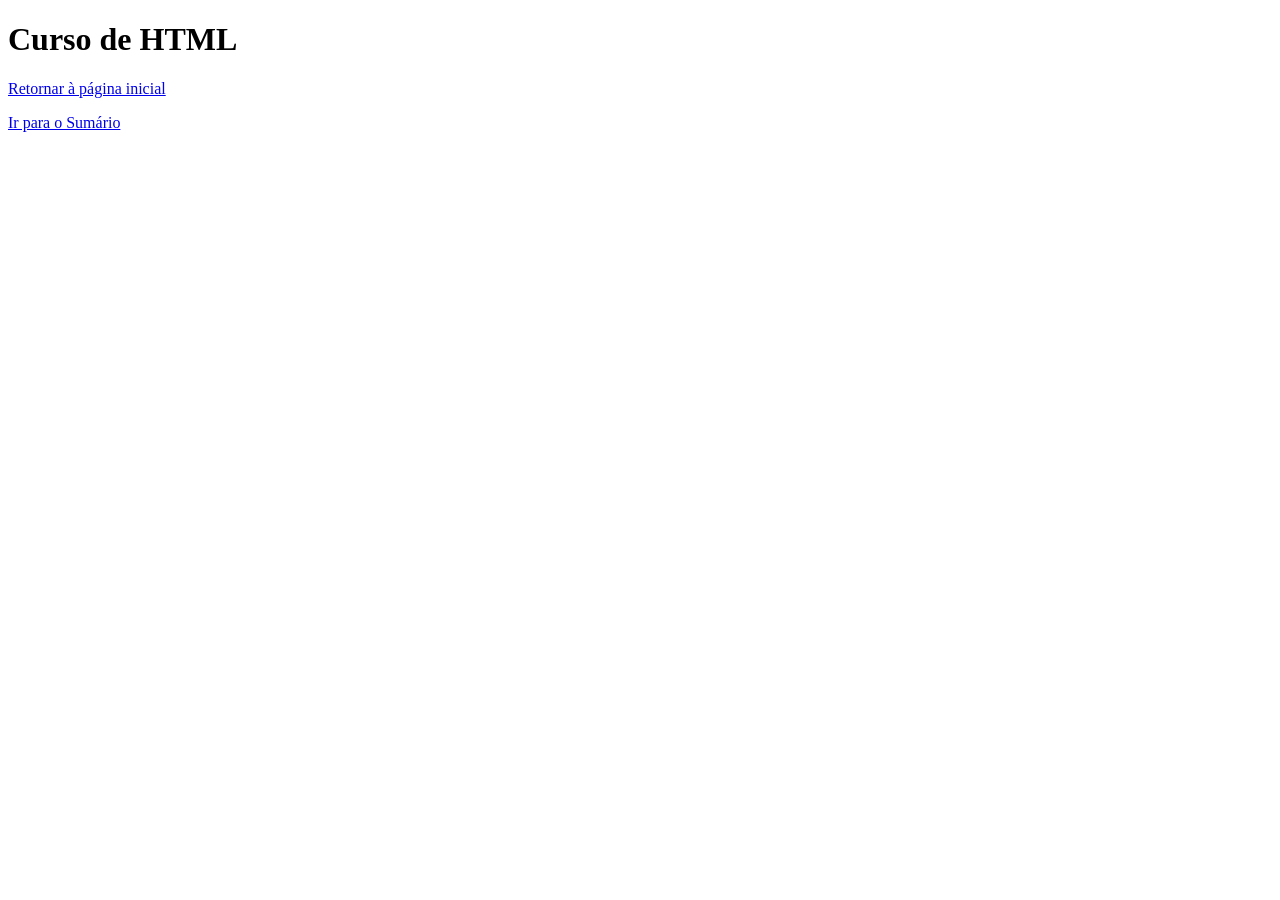
<file: html/index.html>
<!DOCTYPE html>
<html lang = "pt-br">


<head>
    <meta charset = "utf-8">
    <title>Home</title>
</head>

<body>
	<header>
		<h1>
			Curso de HTML
		</h1>
	</header>
	
	<main>
		<nav>
			<p><a href="index.html">Retornar à página inicial</a></p>
			<p><a href="sumario.html">Ir para o Sumário</a></p>
		</nav>
	</main>
</body>
</file>
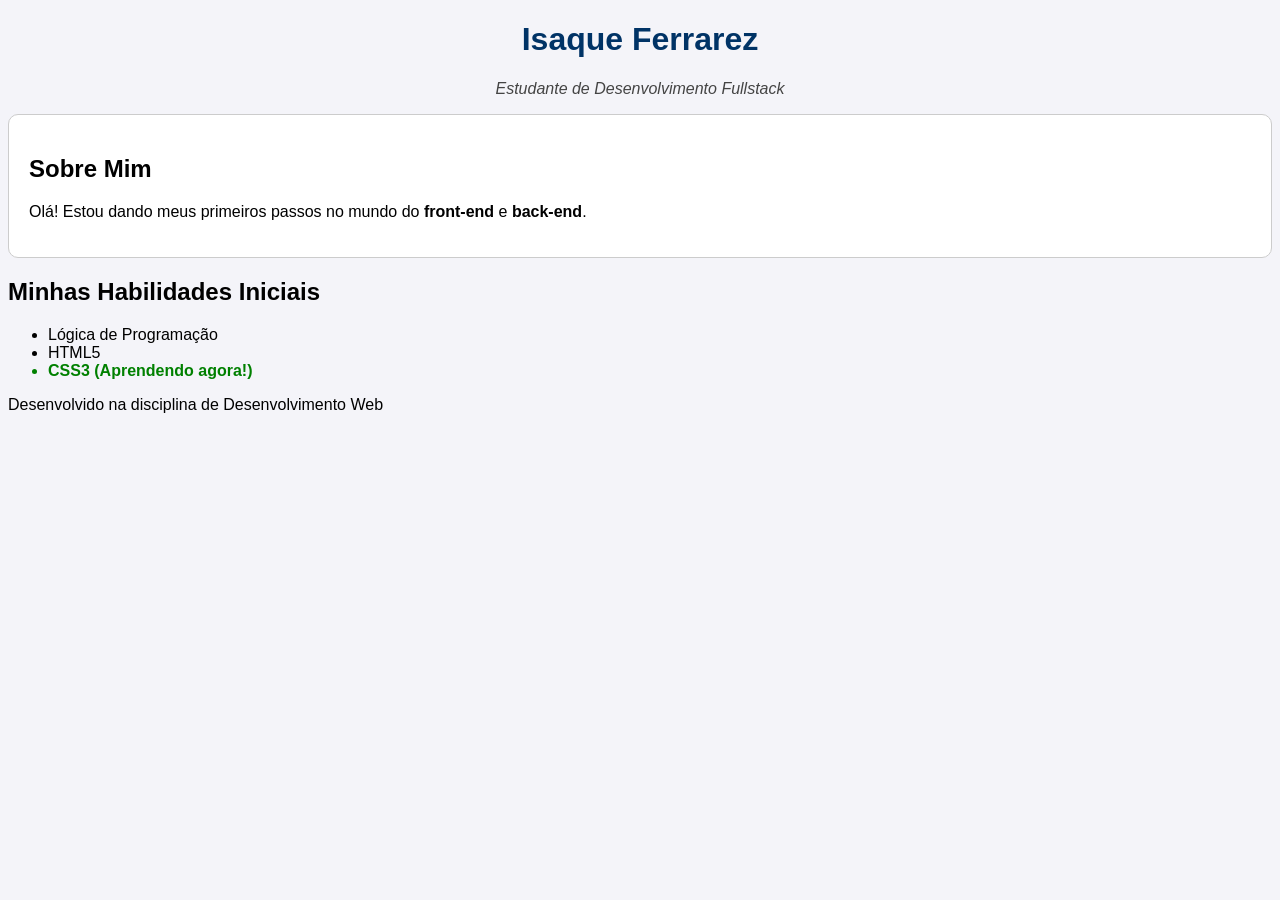
<file: css/exercicio-01.html>
<!--

- Adicionar a tag <link> correta dentro do <head> para importar o arquivo style.css.

- Estilo Global (Seletor de Tag): 
    * Mude a fonte padrão do body para uma família sem serifa (ex: Arial, sans-serif).
     Altere a cor de fundo da página para um cinza bem claro (ex: #f4f4f9).

- Estilo de Cabeçalho (Seletor de Tag e Classe):
    Centralize o texto do <header>.
    Mude a cor do <h1> para um azul escuro.
    Modifique a classe .subtitulo para ter uma fonte em itálico e uma cor cinza escuro.

- O Início do Box Model (Seletor de Classe):
    Selecione a classe .card-perfil.
    Adicione uma cor de fundo branca.
    Adicione um espaçamento interno (padding) de 20px.
    Adicione uma borda sólida de 1px com uma cor cinza clara.
    Arredonde as bordas usando border-radius.

- Destaque Específico (Seletor de ID):
    Selecione o elemento com o ID #habilidade-foco.
    Coloque o texto em negrito e mude a cor para verde ou outra cor de destaque à sua escolha.
-->

<!DOCTYPE html>
<html lang="pt-BR">
<head>
    <meta charset="UTF-8">
    <meta name="viewport" content="width=device-width, initial-scale=1.0">
    <title>Perfil do Desenvolvedor</title>
    <link rel="stylesheet" href="style.css">
</head>
<body>

    <header>
        <h1>Isaque Ferrarez</h1>
        <p class="subtitulo">Estudante de Desenvolvimento Fullstack</p>
    </header>

    <main>
        <section class="card-perfil">
            <h2>Sobre Mim</h2>
            <p>Olá! Estou dando meus primeiros passos no mundo do <strong>front-end</strong> e <strong>back-end</strong>.</p>
        </section>

        <section class="habilidades">
            <h2>Minhas Habilidades Iniciais</h2>
            <ul>
                <li>Lógica de Programação</li>
                <li>HTML5</li>
                <li id="habilidade-foco">CSS3 (Aprendendo agora!)</li>
            </ul>
        </section>
    </main>

    <footer>
        <p>Desenvolvido na disciplina de Desenvolvimento Web</p>
    </footer>

</body>
</html>
</file>
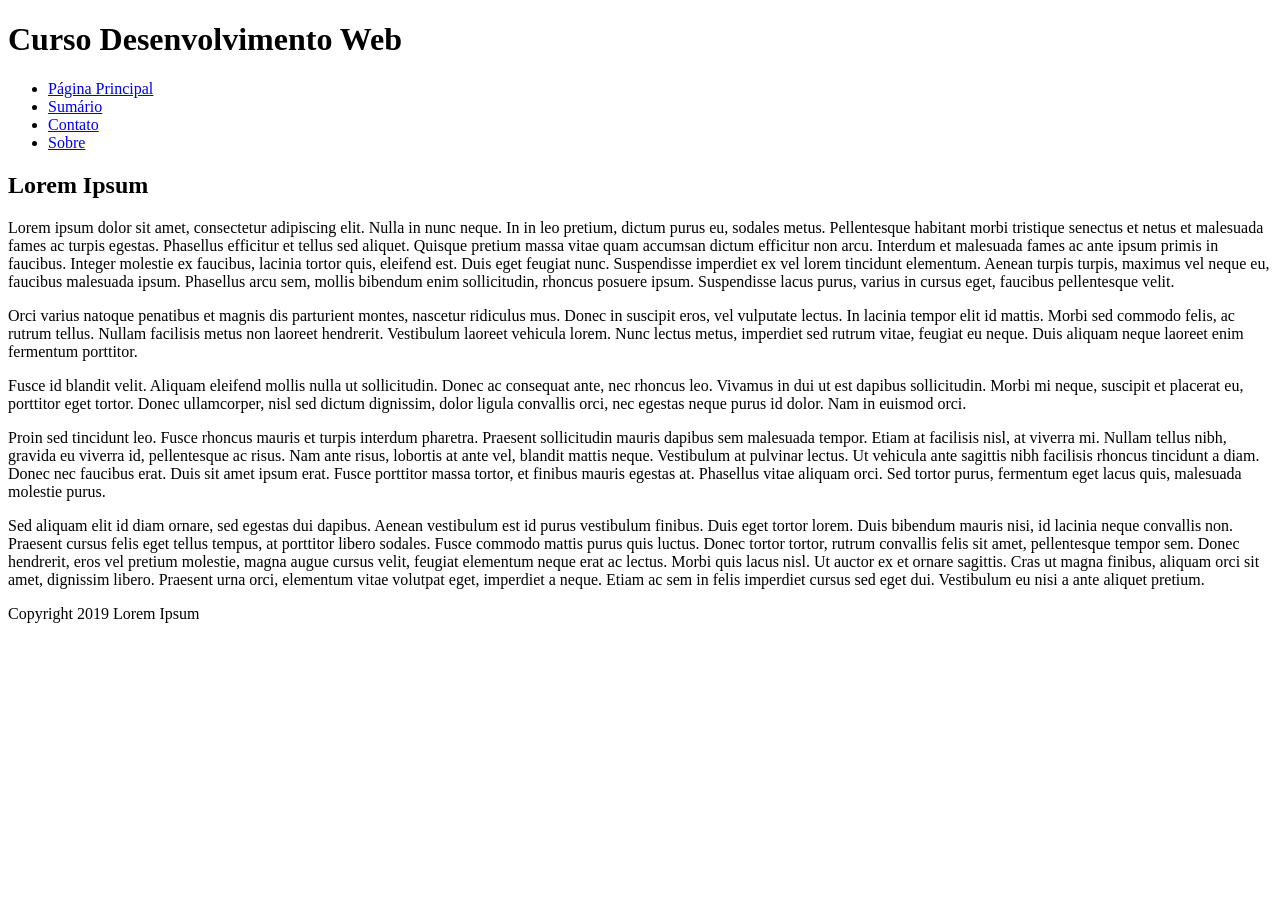
<file: css/exercicio-02.html>
<!-- Transformar a página conforme wireframe 





-->

<!DOCTYPE html>
<html lang="pt-br">
<head>
    <meta charset="utf-8">
    <title>My first Site</title>
    <link rel="stylesheet" type="text/css" href=" ">
</head>
<body>
    <div class="">

        <header>
            <h1>Curso Desenvolvimento Web</h1>
        </header>
        <nav>
            <ul>
                <li><a href="#">Página Principal</a></li>
                <li><a href="#">Sumário</a></li>
                <li><a href="#">Contato</a></li>
                <li><a href="#">Sobre</a></li>
            </ul>
        </nav>
        <section>
            <h2>Lorem Ipsum</h2>
            <p>
            Lorem ipsum dolor sit amet, consectetur adipiscing elit. Nulla in nunc neque. In in leo pretium, dictum purus eu, sodales metus. Pellentesque habitant morbi tristique senectus et netus et malesuada fames ac turpis egestas. Phasellus efficitur et tellus sed aliquet. Quisque pretium massa vitae quam accumsan dictum efficitur non arcu. Interdum et malesuada fames ac ante ipsum primis in faucibus. Integer molestie ex faucibus, lacinia tortor quis, eleifend est. Duis eget feugiat nunc. Suspendisse imperdiet ex vel lorem tincidunt elementum. Aenean turpis turpis, maximus vel neque eu, faucibus malesuada ipsum. Phasellus arcu sem, mollis bibendum enim sollicitudin, rhoncus posuere ipsum. Suspendisse lacus purus, varius in cursus eget, faucibus pellentesque velit.
            </p>

            <p>
            Orci varius natoque penatibus et magnis dis parturient montes, nascetur ridiculus mus. Donec in suscipit eros, vel vulputate lectus. In lacinia tempor elit id mattis. Morbi sed commodo felis, ac rutrum tellus. Nullam facilisis metus non laoreet hendrerit. Vestibulum laoreet vehicula lorem. Nunc lectus metus, imperdiet sed rutrum vitae, feugiat eu neque. Duis aliquam neque laoreet enim fermentum porttitor.
            </p>

            <p>
            Fusce id blandit velit. Aliquam eleifend mollis nulla ut sollicitudin. Donec ac consequat ante, nec rhoncus leo. Vivamus in dui ut est dapibus sollicitudin. Morbi mi neque, suscipit et placerat eu, porttitor eget tortor. Donec ullamcorper, nisl sed dictum dignissim, dolor ligula convallis orci, nec egestas neque purus id dolor. Nam in euismod orci.
            </p>

            <p>
            Proin sed tincidunt leo. Fusce rhoncus mauris et turpis interdum pharetra. Praesent sollicitudin mauris dapibus sem malesuada tempor. Etiam at facilisis nisl, at viverra mi. Nullam tellus nibh, gravida eu viverra id, pellentesque ac risus. Nam ante risus, lobortis at ante vel, blandit mattis neque. Vestibulum at pulvinar lectus. Ut vehicula ante sagittis nibh facilisis rhoncus tincidunt a diam. Donec nec faucibus erat. Duis sit amet ipsum erat. Fusce porttitor massa tortor, et finibus mauris egestas at. Phasellus vitae aliquam orci. Sed tortor purus, fermentum eget lacus quis, malesuada molestie purus.
            </p>

            <p>
            Sed aliquam elit id diam ornare, sed egestas dui dapibus. Aenean vestibulum est id purus vestibulum finibus. Duis eget tortor lorem. Duis bibendum mauris nisi, id lacinia neque convallis non. Praesent cursus felis eget tellus tempus, at porttitor libero sodales. Fusce commodo mattis purus quis luctus. Donec tortor tortor, rutrum convallis felis sit amet, pellentesque tempor sem. Donec hendrerit, eros vel pretium molestie, magna augue cursus velit, feugiat elementum neque erat ac lectus. Morbi quis lacus nisl. Ut auctor ex et ornare sagittis. Cras ut magna finibus, aliquam orci sit amet, dignissim libero. Praesent urna orci, elementum vitae volutpat eget, imperdiet a neque. Etiam ac sem in felis imperdiet cursus sed eget dui. Vestibulum eu nisi a ante aliquet pretium.
            </p>
        </section>
        <footer>
            <p>Copyright 2019 Lorem Ipsum</p>
        </footer>
    </div>
</body>
</file>
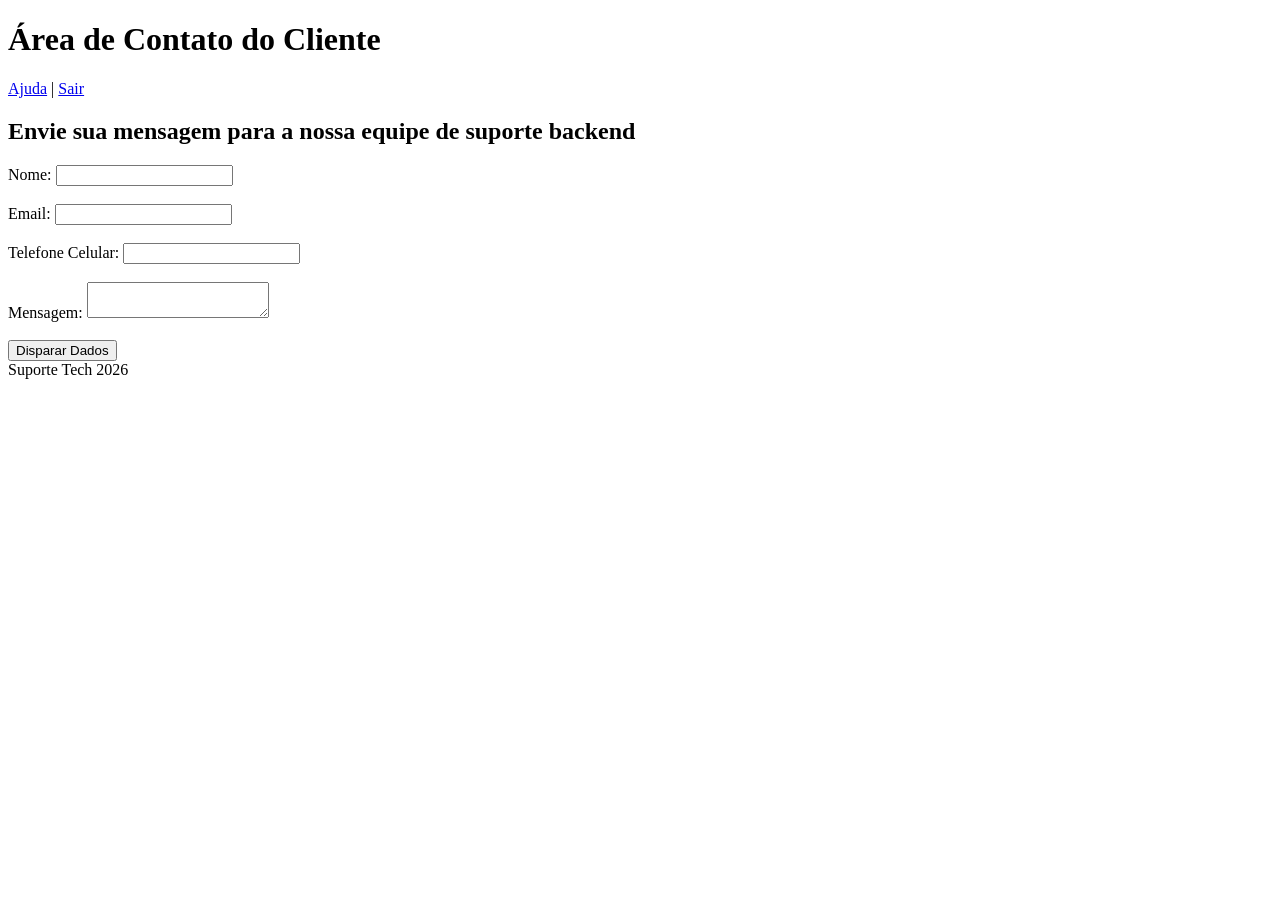
<file: html/exercicio01.html>
<!DOCTYPE html>
<html lang="pt-BR">
<head>
    <meta charset="UTF-8">
    <meta name="viewport" content="width=device-width, initial-scale=1.0">
    <title>Contato - Suporte Tech</title>
</head>
<body>
    <header id="cabecalho">
        <h1>Área de Contato do Cliente</h1>
        <nav class="menu">
            <a href="#">Ajuda</a> | <a href="#">Sair</a>
        </nav>
    </header>

    <main id="corpo-da-pagina">
        <article>
            <h2>Envie sua mensagem para a nossa equipe de suporte backend</h2>
            
            <form action="/enviar" method="POST">
                <label for="nome">Nome:</label>
                <input type="text" id="nome" name="nome" required><br><br>
                
                <label for="email">Email:</label>
                <input type="email" id="email" name="email" required><br><br>
                <label for="celular">Telefone Celular:</label>
                <input type="tel" id="celular" name="celular" pattern="[0-9]{2}[0-9]{9}" title="Formato exigido: DDD + 9 dígitos (Apenas números)"><br><br>
                
                <label for="msg">Mensagem:</label>
                <textarea id="msg" name="msg" required></textarea><br><br>
                
                <button type="submit">Disparar Dados</button>
            </form>
        </article>
    </main>

    <footer id="rodape">
        Suporte Tech 2026
    </footer>
</body>
</html>
</file>
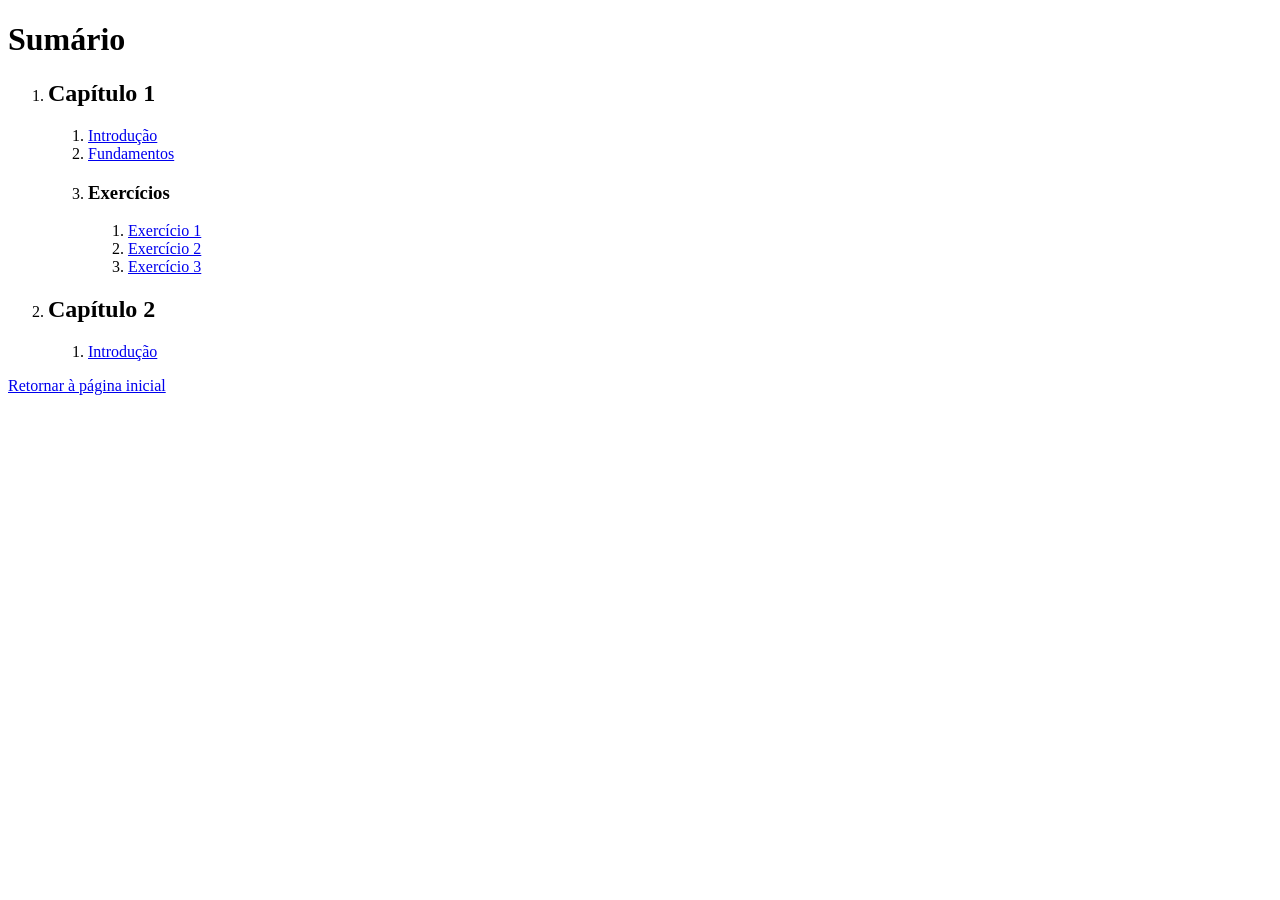
<file: html/sumario.html>
<!DOCTYPE html>
<html lang = "pt-br">
<head>
  <meta charset = "utf-8">
	<title>Sumário</title>
</head>

<body>
	<header>
		<h1>Sumário</h1>
	</header>

	<main>
		<nav>
			<ol>
				<li><h2>Capítulo 1</h2>
					<ol>
						<li><a href="Capitulo1/introducao.html">Introdução</a></li>
						<li><a href="Capitulo1/fundamentos.html">Fundamentos</a></li>
						
						<li><h3>Exercícios</h3>
							<ol>
								<li><a href="Capitulo1/exercicios/exercicio01.html">Exercício 1</a></li>
								<li><a href="Capitulo1/exercicios/exercicio02.html">Exercício 2</a></li>
								<li><a href="Capitulo1/exercicios/exercicio03.html">Exercício 3</a></li>
							</ol>
						</li>
					</ol>
				</li>

				<li><h2>Capítulo 2</h2>
					<ol>
						<li><a href="Capitulo2/introducao.html">Introdução</a></li>
					</ol>
				</li>
			</ol>
		</nav>

		<footer>
			<p><a href="index.html">Retornar à página inicial</a></p>
		</footer>
	</main>
</body>
</file>
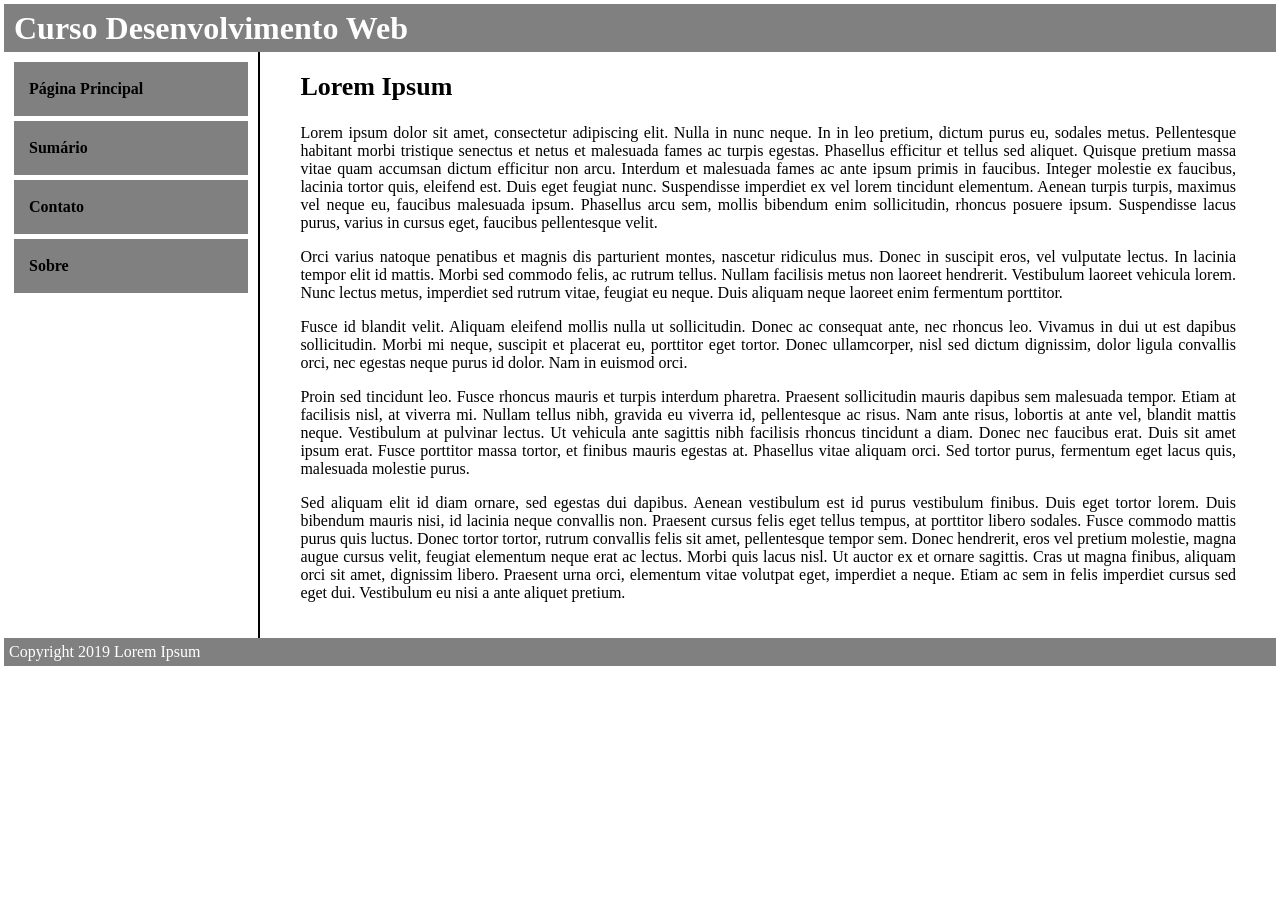
<file: css/exercicio2/exercicio-02.html>
<!-- Transformar a página conforme wireframe 

     css/assets/wireframe.webp [https://github.com/Desenvolvimento-Web-2026-1-ENG/exercicios/blob/main/css/assets/wireframe.webp]


-->

<!DOCTYPE html>
<html lang="pt-br">
<head>
    <meta charset="utf-8">
    <title>My first Site</title>
    <link rel="stylesheet" type="text/css" href="style.css">
</head>
<body>
    <div class="">

        <header>
            <h1>Curso Desenvolvimento Web</h1>
        </header>
        <nav>
            <ul>
                <li><a href="#">Página Principal</a></li>
                <li><a href="#">Sumário</a></li>
                <li><a href="#">Contato</a></li>
                <li><a href="#">Sobre</a></li>
            </ul>
        </nav>
        <section>
            <h2>Lorem Ipsum</h2>
            <p>
            Lorem ipsum dolor sit amet, consectetur adipiscing elit. Nulla in nunc neque. In in leo pretium, dictum purus eu, sodales metus. Pellentesque habitant morbi tristique senectus et netus et malesuada fames ac turpis egestas. Phasellus efficitur et tellus sed aliquet. Quisque pretium massa vitae quam accumsan dictum efficitur non arcu. Interdum et malesuada fames ac ante ipsum primis in faucibus. Integer molestie ex faucibus, lacinia tortor quis, eleifend est. Duis eget feugiat nunc. Suspendisse imperdiet ex vel lorem tincidunt elementum. Aenean turpis turpis, maximus vel neque eu, faucibus malesuada ipsum. Phasellus arcu sem, mollis bibendum enim sollicitudin, rhoncus posuere ipsum. Suspendisse lacus purus, varius in cursus eget, faucibus pellentesque velit.
            </p>

            <p>
            Orci varius natoque penatibus et magnis dis parturient montes, nascetur ridiculus mus. Donec in suscipit eros, vel vulputate lectus. In lacinia tempor elit id mattis. Morbi sed commodo felis, ac rutrum tellus. Nullam facilisis metus non laoreet hendrerit. Vestibulum laoreet vehicula lorem. Nunc lectus metus, imperdiet sed rutrum vitae, feugiat eu neque. Duis aliquam neque laoreet enim fermentum porttitor.
            </p>

            <p>
            Fusce id blandit velit. Aliquam eleifend mollis nulla ut sollicitudin. Donec ac consequat ante, nec rhoncus leo. Vivamus in dui ut est dapibus sollicitudin. Morbi mi neque, suscipit et placerat eu, porttitor eget tortor. Donec ullamcorper, nisl sed dictum dignissim, dolor ligula convallis orci, nec egestas neque purus id dolor. Nam in euismod orci.
            </p>

            <p>
            Proin sed tincidunt leo. Fusce rhoncus mauris et turpis interdum pharetra. Praesent sollicitudin mauris dapibus sem malesuada tempor. Etiam at facilisis nisl, at viverra mi. Nullam tellus nibh, gravida eu viverra id, pellentesque ac risus. Nam ante risus, lobortis at ante vel, blandit mattis neque. Vestibulum at pulvinar lectus. Ut vehicula ante sagittis nibh facilisis rhoncus tincidunt a diam. Donec nec faucibus erat. Duis sit amet ipsum erat. Fusce porttitor massa tortor, et finibus mauris egestas at. Phasellus vitae aliquam orci. Sed tortor purus, fermentum eget lacus quis, malesuada molestie purus.
            </p>

            <p>
            Sed aliquam elit id diam ornare, sed egestas dui dapibus. Aenean vestibulum est id purus vestibulum finibus. Duis eget tortor lorem. Duis bibendum mauris nisi, id lacinia neque convallis non. Praesent cursus felis eget tellus tempus, at porttitor libero sodales. Fusce commodo mattis purus quis luctus. Donec tortor tortor, rutrum convallis felis sit amet, pellentesque tempor sem. Donec hendrerit, eros vel pretium molestie, magna augue cursus velit, feugiat elementum neque erat ac lectus. Morbi quis lacus nisl. Ut auctor ex et ornare sagittis. Cras ut magna finibus, aliquam orci sit amet, dignissim libero. Praesent urna orci, elementum vitae volutpat eget, imperdiet a neque. Etiam ac sem in felis imperdiet cursus sed eget dui. Vestibulum eu nisi a ante aliquet pretium.
            </p>
        </section>
        <footer>
            <p>Copyright 2019 Lorem Ipsum</p>
        </footer>
    </div>
</body>
</file>
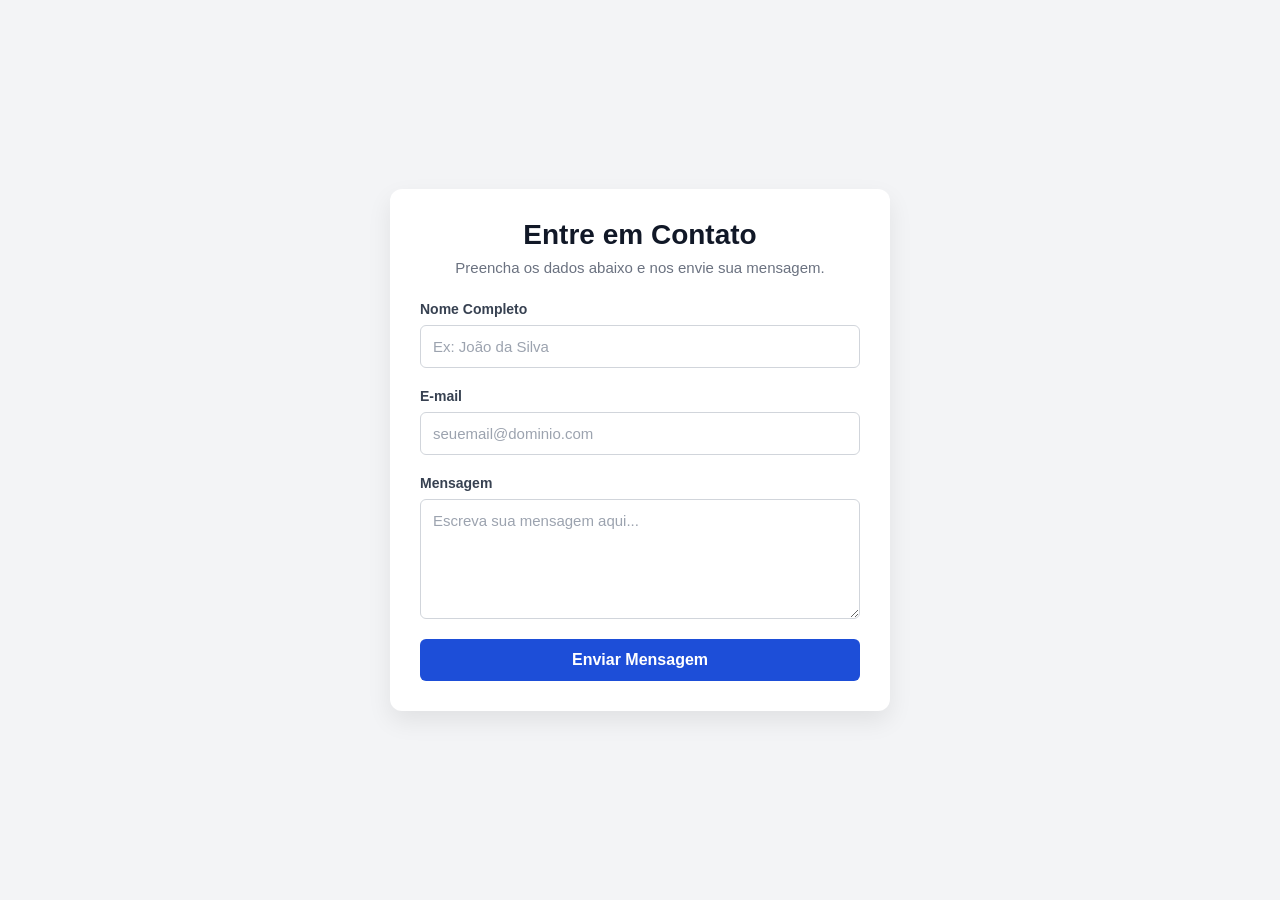
<file: css/exercicio3/exercicio-03.html>
<!--

    - Estilo Base do Container:

        Centralizar o .container-form na tela. Uma boa prática é aplicar Flexbox no body (display: flex; justify-content: center; align-items: center; min-height: 100vh;).

        Aplicar no .container-form um fundo branco, bordas arredondadas, uma sombra suave (box-shadow) e limitar a largura (ex: max-width: 500px; width: 100%; padding: 30px;).

        Utilizar Flexbox na .form-contato (display: flex; flex-direction: column; gap: 20px;) para garantir que os grupos de campos fiquem com um espaçamento uniforme, sem precisar usar margens em cada elemento separadamente.

    - Estilização Uniforme de Inputs e Textarea:

        Selecionar todos os input e o textarea de uma vez.

        Remover a borda padrão do navegador e adicionar uma borda sólida cinza clara (border: 1px solid #d1d5db;), além de um padding interno para facilitar a leitura e o clique (ex: 12px).

        Arredondar levemente os cantos (border-radius: 6px;).

        Correção de Tipografia: Garantir que a fonte do textarea acompanhe o padrão da página (adicionando font-family: inherit;), pois muitos navegadores aplicam fontes monoespaçadas por padrão neste elemento.

        Controle de Redimensionamento: Adicionar a propriedade resize: vertical; ao textarea para impedir que o usuário expanda a caixa horizontalmente e quebre o design do container.

    - Acessibilidade e Pseudo-classes de Estado (:focus):

        Obrigatório: Utilizar a pseudo-classe :focus nos input e no textarea. Quando o usuário clicar no campo, a borda deve mudar para a cor primária (ex: azul) e exibir um anel de foco macio (outline: none; box-shadow: 0 0 0 3px rgba(37, 99, 235, 0.2);). Isso é essencial para indicar visualmente onde o cursor está.

        Desafio de Validação (Opcional): Aplicar as pseudo-classes :valid e :invalid no campo de tipo email. Se o formato digitado estiver incorreto, a borda pode ficar sutilmente vermelha; se correto, verde.

    - Botão de Envio, Transições e :hover:

        Estilizar o .btn-enviar removendo a borda padrão, adicionando padding generoso (ex: 12px), fonte em negrito e o cursor em formato de mão (cursor: pointer;).

        Definir uma cor de fundo sólida que represente a ação principal (ex: azul escuro) e o texto na cor branca.

        A Animação: Adicionar a propriedade transition: background-color 0.3s ease, transform 0.1s; no estado normal do botão.

        Usar a pseudo-classe :hover para alterar a cor de fundo para um tom levemente mais escuro.

        Toque extra: Adicionar a pseudo-classe :active com transform: scale(0.98); para dar a sensação de que o botão foi fisicamente pressionado.


-->

<!DOCTYPE html>
<html lang="pt-BR">
<head>
    <meta charset="UTF-8">
    <meta name="viewport" content="width=device-width, initial-scale=1.0">
    <title>Formulário de Contato</title>
    <link rel="stylesheet" href="estiloForm.css">
</head>
<body>

    <main class="container-form">
        <header>
            <h2>Entre em Contato</h2>
            <p>Preencha os dados abaixo e nos envie sua mensagem.</p>
        </header>

        <form action="#" method="POST" class="form-contato">
            <div class="grupo-input">
                <label for="nome">Nome Completo</label>
                <input type="text" id="nome" name="nome" placeholder="Ex: João da Silva" required>
            </div>

            <div class="grupo-input">
                <label for="email">E-mail</label>
                <input type="email" id="email" name="email" placeholder="seuemail@dominio.com" required>
            </div>

            <div class="grupo-input">
                <label for="mensagem">Mensagem</label>
                <!-- Introdução ao textarea para textos longos -->
                <textarea id="mensagem" name="mensagem" rows="5" placeholder="Escreva sua mensagem aqui..." required></textarea>
            </div>

            <div class="acoes-form">
                <!-- Apenas um botão principal de ação -->
                <button type="submit" class="btn-enviar">Enviar Mensagem</button>
            </div>
        </form>
    </main>

</body>
</html>
</file>
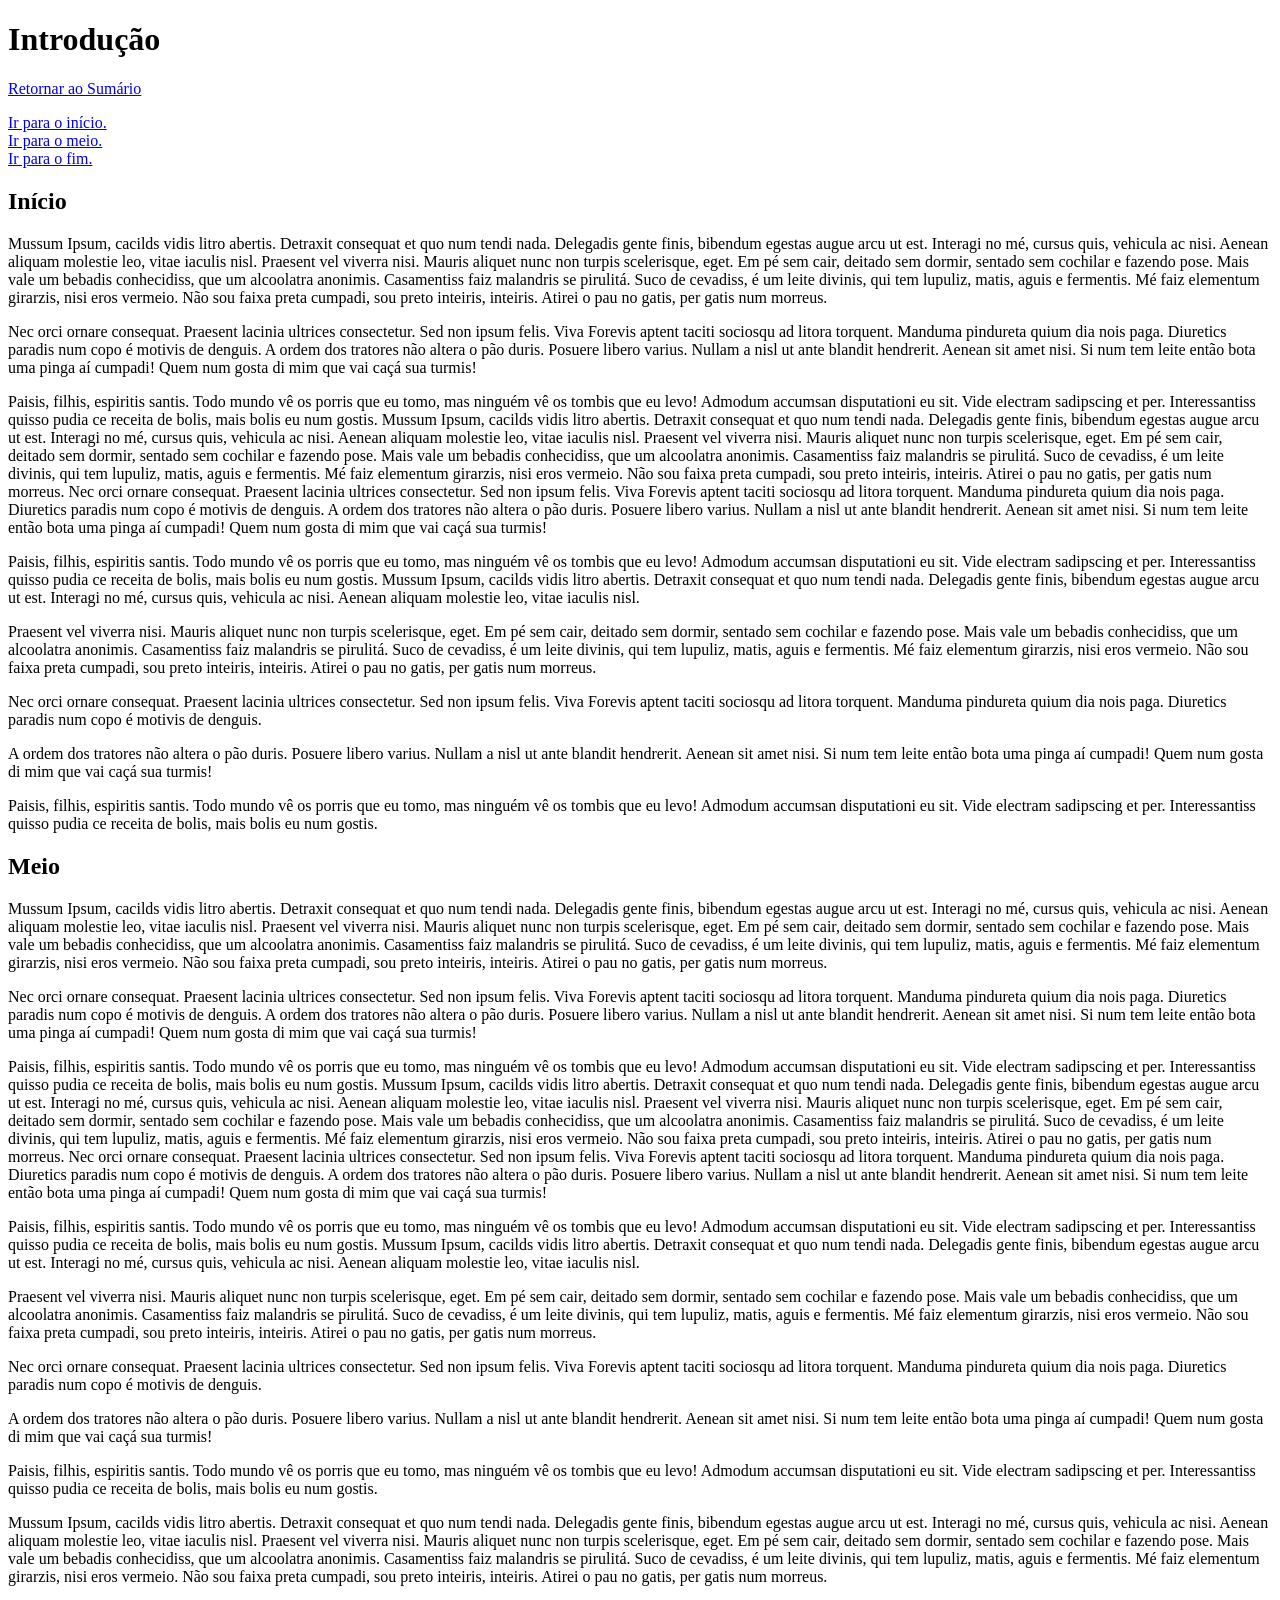
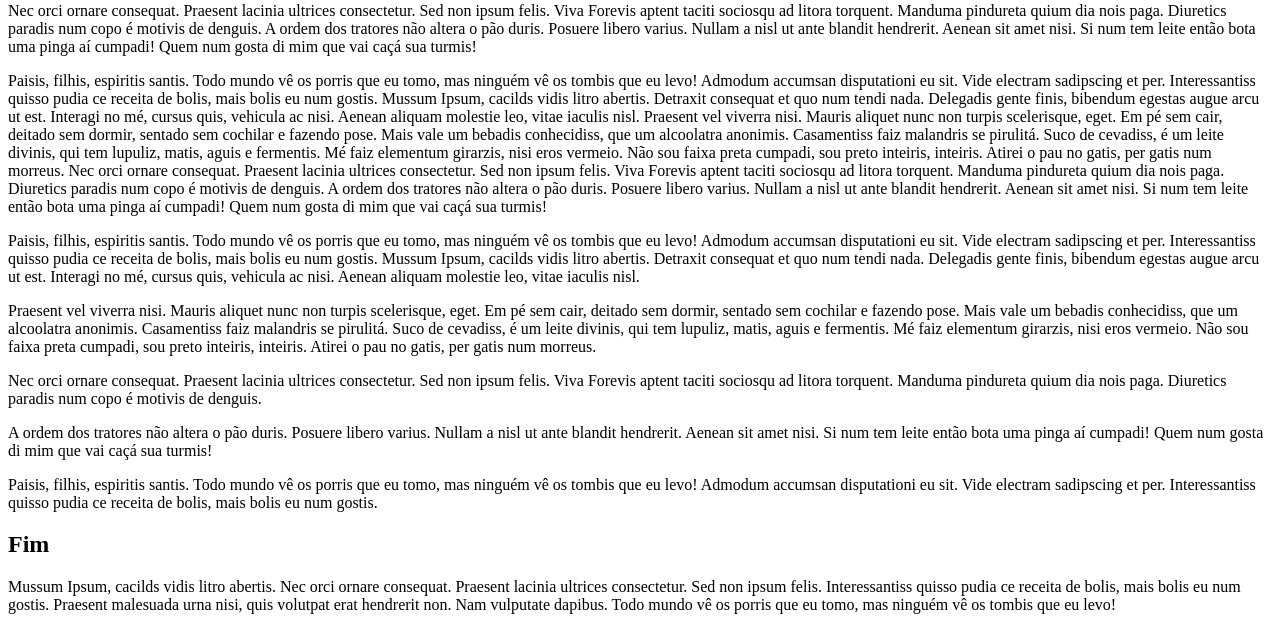
<file: html/Capitulo1/introducao.html>
<!DOCTYPE html>
<html lang = "pt-br">


<head>
    <meta charset = "utf-8">
    <meta name="description" content="Capítulo 1: Introdução ao conteúdo do livro, com links para navegar entre seções.">
    <meta name="keywords" content="Introdução, Capítulo 1, Navegação, Livro">
    <meta name="author" content="Seu Nome">
    <meta name="robots" content="index, follow">
    <link rel="canonical" href="https://www.seusite.com/capitulo1/introducao.html">

    <meta property="og:title" content="Capítulo 1: Introdução">
    <meta property="og:description" content="Introdução ao conteúdo do livro, com links para navegar entre seções.">
    <meta property="og:type" content="article">
    <meta property="og:url" content="https://www.seusite.com/capitulo1/introducao.html">
    <meta property="og:image" content="https://www.seusite.com/imagens/capitulo1-introducao.jpg">
    <meta property="og:locale" content="pt_BR">

    <meta name="twitter:card" content="summary_large_image">
    <meta name="twitter:title" content="Capítulo 1: Introdução">
    <meta name="twitter:description" content="Introdução ao conteúdo do livro, com links para navegar entre seções.">
    <meta name="twitter:image" content="https://www.seusite.com/imagens/capitulo1-introducao.jpg">	
    <title>Capítulo 1: Introdução</title>
</head>

<body>
	<header>
		<h1>Introdução</h1>
		<nav>
			<p><a href="../sumario.html">Retornar ao Sumário</a></p>

			<p> 
				<a href="#id_inicio">Ir para o início.</a><br>
				<a href="#id_meio">Ir para o meio.</a><br>
				<a href="#id_fim">Ir para o fim.</a><br>
			</p>
		</nav>
	</header>

	<main>
		<section>
			<h2 id="id_inicio">Início</h2>
	<p>Mussum Ipsum, cacilds vidis litro abertis. Detraxit consequat et quo num tendi nada. Delegadis gente finis, bibendum egestas augue arcu ut est. Interagi no mé, cursus quis, vehicula ac nisi. Aenean aliquam molestie leo, vitae iaculis nisl.
	Praesent vel viverra nisi. Mauris aliquet nunc non turpis scelerisque, eget. Em pé sem cair, deitado sem dormir, sentado sem cochilar e fazendo pose. Mais vale um bebadis conhecidiss, que um alcoolatra anonimis. Casamentiss faiz malandris se pirulitá.
	Suco de cevadiss, é um leite divinis, qui tem lupuliz, matis, aguis e fermentis. Mé faiz elementum girarzis, nisi eros vermeio. Não sou faixa preta cumpadi, sou preto inteiris, inteiris. Atirei o pau no gatis, per gatis num morreus.</p>
	<p>Nec orci ornare consequat. Praesent lacinia ultrices consectetur. Sed non ipsum felis. Viva Forevis aptent taciti sociosqu ad litora torquent. Manduma pindureta quium dia nois paga. Diuretics paradis num copo é motivis de denguis.
	A ordem dos tratores não altera o pão duris. Posuere libero varius. Nullam a nisl ut ante blandit hendrerit. Aenean sit amet nisi. Si num tem leite então bota uma pinga aí cumpadi! Quem num gosta di mim que vai caçá sua turmis!</p>
	Paisis, filhis, espiritis santis. Todo mundo vê os porris que eu tomo, mas ninguém vê os tombis que eu levo! Admodum accumsan disputationi eu sit. Vide electram sadipscing et per. Interessantiss quisso pudia ce receita de bolis, mais bolis eu num gostis.
	Mussum Ipsum, cacilds vidis litro abertis. Detraxit consequat et quo num tendi nada. Delegadis gente finis, bibendum egestas augue arcu ut est. Interagi no mé, cursus quis, vehicula ac nisi. Aenean aliquam molestie leo, vitae iaculis nisl.
	Praesent vel viverra nisi. Mauris aliquet nunc non turpis scelerisque, eget. Em pé sem cair, deitado sem dormir, sentado sem cochilar e fazendo pose. Mais vale um bebadis conhecidiss, que um alcoolatra anonimis. Casamentiss faiz malandris se pirulitá.
	Suco de cevadiss, é um leite divinis, qui tem lupuliz, matis, aguis e fermentis. Mé faiz elementum girarzis, nisi eros vermeio. Não sou faixa preta cumpadi, sou preto inteiris, inteiris. Atirei o pau no gatis, per gatis num morreus.
	Nec orci ornare consequat. Praesent lacinia ultrices consectetur. Sed non ipsum felis. Viva Forevis aptent taciti sociosqu ad litora torquent. Manduma pindureta quium dia nois paga. Diuretics paradis num copo é motivis de denguis.
	A ordem dos tratores não altera o pão duris. Posuere libero varius. Nullam a nisl ut ante blandit hendrerit. Aenean sit amet nisi. Si num tem leite então bota uma pinga aí cumpadi! Quem num gosta di mim que vai caçá sua turmis!
	<p>Paisis, filhis, espiritis santis. Todo mundo vê os porris que eu tomo, mas ninguém vê os tombis que eu levo! Admodum accumsan disputationi eu sit. Vide electram sadipscing et per. Interessantiss quisso pudia ce receita de bolis, mais bolis eu num gostis.
	Mussum Ipsum, cacilds vidis litro abertis. Detraxit consequat et quo num tendi nada. Delegadis gente finis, bibendum egestas augue arcu ut est. Interagi no mé, cursus quis, vehicula ac nisi. Aenean aliquam molestie leo, vitae iaculis nisl.</p>
	<p>Praesent vel viverra nisi. Mauris aliquet nunc non turpis scelerisque, eget. Em pé sem cair, deitado sem dormir, sentado sem cochilar e fazendo pose. Mais vale um bebadis conhecidiss, que um alcoolatra anonimis. Casamentiss faiz malandris se pirulitá.
	Suco de cevadiss, é um leite divinis, qui tem lupuliz, matis, aguis e fermentis. Mé faiz elementum girarzis, nisi eros vermeio. Não sou faixa preta cumpadi, sou preto inteiris, inteiris. Atirei o pau no gatis, per gatis num morreus.</p>
	<p>Nec orci ornare consequat. Praesent lacinia ultrices consectetur. Sed non ipsum felis. Viva Forevis aptent taciti sociosqu ad litora torquent. Manduma pindureta quium dia nois paga. Diuretics paradis num copo é motivis de denguis.</p>
	<p>A ordem dos tratores não altera o pão duris. Posuere libero varius. Nullam a nisl ut ante blandit hendrerit. Aenean sit amet nisi. Si num tem leite então bota uma pinga aí cumpadi! Quem num gosta di mim que vai caçá sua turmis!</p>
	<p>Paisis, filhis, espiritis santis. Todo mundo vê os porris que eu tomo, mas ninguém vê os tombis que eu levo! Admodum accumsan disputationi eu sit. Vide electram sadipscing et per. Interessantiss quisso pudia ce receita de bolis, mais bolis eu num gostis.</p>

	</section>

	<section>
		<h2 id="id_meio">Meio</h2>
	<p>Mussum Ipsum, cacilds vidis litro abertis. Detraxit consequat et quo num tendi nada. Delegadis gente finis, bibendum egestas augue arcu ut est. Interagi no mé, cursus quis, vehicula ac nisi. Aenean aliquam molestie leo, vitae iaculis nisl.
	Praesent vel viverra nisi. Mauris aliquet nunc non turpis scelerisque, eget. Em pé sem cair, deitado sem dormir, sentado sem cochilar e fazendo pose. Mais vale um bebadis conhecidiss, que um alcoolatra anonimis. Casamentiss faiz malandris se pirulitá.
	Suco de cevadiss, é um leite divinis, qui tem lupuliz, matis, aguis e fermentis. Mé faiz elementum girarzis, nisi eros vermeio. Não sou faixa preta cumpadi, sou preto inteiris, inteiris. Atirei o pau no gatis, per gatis num morreus.</p>
	<p>Nec orci ornare consequat. Praesent lacinia ultrices consectetur. Sed non ipsum felis. Viva Forevis aptent taciti sociosqu ad litora torquent. Manduma pindureta quium dia nois paga. Diuretics paradis num copo é motivis de denguis.
	A ordem dos tratores não altera o pão duris. Posuere libero varius. Nullam a nisl ut ante blandit hendrerit. Aenean sit amet nisi. Si num tem leite então bota uma pinga aí cumpadi! Quem num gosta di mim que vai caçá sua turmis!</p>
	Paisis, filhis, espiritis santis. Todo mundo vê os porris que eu tomo, mas ninguém vê os tombis que eu levo! Admodum accumsan disputationi eu sit. Vide electram sadipscing et per. Interessantiss quisso pudia ce receita de bolis, mais bolis eu num gostis.
	Mussum Ipsum, cacilds vidis litro abertis. Detraxit consequat et quo num tendi nada. Delegadis gente finis, bibendum egestas augue arcu ut est. Interagi no mé, cursus quis, vehicula ac nisi. Aenean aliquam molestie leo, vitae iaculis nisl.
	Praesent vel viverra nisi. Mauris aliquet nunc non turpis scelerisque, eget. Em pé sem cair, deitado sem dormir, sentado sem cochilar e fazendo pose. Mais vale um bebadis conhecidiss, que um alcoolatra anonimis. Casamentiss faiz malandris se pirulitá.
	Suco de cevadiss, é um leite divinis, qui tem lupuliz, matis, aguis e fermentis. Mé faiz elementum girarzis, nisi eros vermeio. Não sou faixa preta cumpadi, sou preto inteiris, inteiris. Atirei o pau no gatis, per gatis num morreus.
	Nec orci ornare consequat. Praesent lacinia ultrices consectetur. Sed non ipsum felis. Viva Forevis aptent taciti sociosqu ad litora torquent. Manduma pindureta quium dia nois paga. Diuretics paradis num copo é motivis de denguis.
	A ordem dos tratores não altera o pão duris. Posuere libero varius. Nullam a nisl ut ante blandit hendrerit. Aenean sit amet nisi. Si num tem leite então bota uma pinga aí cumpadi! Quem num gosta di mim que vai caçá sua turmis!
	<p>Paisis, filhis, espiritis santis. Todo mundo vê os porris que eu tomo, mas ninguém vê os tombis que eu levo! Admodum accumsan disputationi eu sit. Vide electram sadipscing et per. Interessantiss quisso pudia ce receita de bolis, mais bolis eu num gostis.
	Mussum Ipsum, cacilds vidis litro abertis. Detraxit consequat et quo num tendi nada. Delegadis gente finis, bibendum egestas augue arcu ut est. Interagi no mé, cursus quis, vehicula ac nisi. Aenean aliquam molestie leo, vitae iaculis nisl.</p>
	<p>Praesent vel viverra nisi. Mauris aliquet nunc non turpis scelerisque, eget. Em pé sem cair, deitado sem dormir, sentado sem cochilar e fazendo pose. Mais vale um bebadis conhecidiss, que um alcoolatra anonimis. Casamentiss faiz malandris se pirulitá.
	Suco de cevadiss, é um leite divinis, qui tem lupuliz, matis, aguis e fermentis. Mé faiz elementum girarzis, nisi eros vermeio. Não sou faixa preta cumpadi, sou preto inteiris, inteiris. Atirei o pau no gatis, per gatis num morreus.</p>
	<p>Nec orci ornare consequat. Praesent lacinia ultrices consectetur. Sed non ipsum felis. Viva Forevis aptent taciti sociosqu ad litora torquent. Manduma pindureta quium dia nois paga. Diuretics paradis num copo é motivis de denguis.</p>
	<p>A ordem dos tratores não altera o pão duris. Posuere libero varius. Nullam a nisl ut ante blandit hendrerit. Aenean sit amet nisi. Si num tem leite então bota uma pinga aí cumpadi! Quem num gosta di mim que vai caçá sua turmis!</p>
	<p>Paisis, filhis, espiritis santis. Todo mundo vê os porris que eu tomo, mas ninguém vê os tombis que eu levo! Admodum accumsan disputationi eu sit. Vide electram sadipscing et per. Interessantiss quisso pudia ce receita de bolis, mais bolis eu num gostis.</p>
	<p>Mussum Ipsum, cacilds vidis litro abertis. Detraxit consequat et quo num tendi nada. Delegadis gente finis, bibendum egestas augue arcu ut est. Interagi no mé, cursus quis, vehicula ac nisi. Aenean aliquam molestie leo, vitae iaculis nisl.
	Praesent vel viverra nisi. Mauris aliquet nunc non turpis scelerisque, eget. Em pé sem cair, deitado sem dormir, sentado sem cochilar e fazendo pose. Mais vale um bebadis conhecidiss, que um alcoolatra anonimis. Casamentiss faiz malandris se pirulitá.
	Suco de cevadiss, é um leite divinis, qui tem lupuliz, matis, aguis e fermentis. Mé faiz elementum girarzis, nisi eros vermeio. Não sou faixa preta cumpadi, sou preto inteiris, inteiris. Atirei o pau no gatis, per gatis num morreus.</p>
	<p>Nec orci ornare consequat. Praesent lacinia ultrices consectetur. Sed non ipsum felis. Viva Forevis aptent taciti sociosqu ad litora torquent. Manduma pindureta quium dia nois paga. Diuretics paradis num copo é motivis de denguis.
	A ordem dos tratores não altera o pão duris. Posuere libero varius. Nullam a nisl ut ante blandit hendrerit. Aenean sit amet nisi. Si num tem leite então bota uma pinga aí cumpadi! Quem num gosta di mim que vai caçá sua turmis!</p>
	Paisis, filhis, espiritis santis. Todo mundo vê os porris que eu tomo, mas ninguém vê os tombis que eu levo! Admodum accumsan disputationi eu sit. Vide electram sadipscing et per. Interessantiss quisso pudia ce receita de bolis, mais bolis eu num gostis.
	Mussum Ipsum, cacilds vidis litro abertis. Detraxit consequat et quo num tendi nada. Delegadis gente finis, bibendum egestas augue arcu ut est. Interagi no mé, cursus quis, vehicula ac nisi. Aenean aliquam molestie leo, vitae iaculis nisl.
	Praesent vel viverra nisi. Mauris aliquet nunc non turpis scelerisque, eget. Em pé sem cair, deitado sem dormir, sentado sem cochilar e fazendo pose. Mais vale um bebadis conhecidiss, que um alcoolatra anonimis. Casamentiss faiz malandris se pirulitá.
	Suco de cevadiss, é um leite divinis, qui tem lupuliz, matis, aguis e fermentis. Mé faiz elementum girarzis, nisi eros vermeio. Não sou faixa preta cumpadi, sou preto inteiris, inteiris. Atirei o pau no gatis, per gatis num morreus.
	Nec orci ornare consequat. Praesent lacinia ultrices consectetur. Sed non ipsum felis. Viva Forevis aptent taciti sociosqu ad litora torquent. Manduma pindureta quium dia nois paga. Diuretics paradis num copo é motivis de denguis.
	A ordem dos tratores não altera o pão duris. Posuere libero varius. Nullam a nisl ut ante blandit hendrerit. Aenean sit amet nisi. Si num tem leite então bota uma pinga aí cumpadi! Quem num gosta di mim que vai caçá sua turmis!
	<p>Paisis, filhis, espiritis santis. Todo mundo vê os porris que eu tomo, mas ninguém vê os tombis que eu levo! Admodum accumsan disputationi eu sit. Vide electram sadipscing et per. Interessantiss quisso pudia ce receita de bolis, mais bolis eu num gostis.
	Mussum Ipsum, cacilds vidis litro abertis. Detraxit consequat et quo num tendi nada. Delegadis gente finis, bibendum egestas augue arcu ut est. Interagi no mé, cursus quis, vehicula ac nisi. Aenean aliquam molestie leo, vitae iaculis nisl.</p>
	<p>Praesent vel viverra nisi. Mauris aliquet nunc non turpis scelerisque, eget. Em pé sem cair, deitado sem dormir, sentado sem cochilar e fazendo pose. Mais vale um bebadis conhecidiss, que um alcoolatra anonimis. Casamentiss faiz malandris se pirulitá.
	Suco de cevadiss, é um leite divinis, qui tem lupuliz, matis, aguis e fermentis. Mé faiz elementum girarzis, nisi eros vermeio. Não sou faixa preta cumpadi, sou preto inteiris, inteiris. Atirei o pau no gatis, per gatis num morreus.</p>
	<p>Nec orci ornare consequat. Praesent lacinia ultrices consectetur. Sed non ipsum felis. Viva Forevis aptent taciti sociosqu ad litora torquent. Manduma pindureta quium dia nois paga. Diuretics paradis num copo é motivis de denguis.</p>
	<p>A ordem dos tratores não altera o pão duris. Posuere libero varius. Nullam a nisl ut ante blandit hendrerit. Aenean sit amet nisi. Si num tem leite então bota uma pinga aí cumpadi! Quem num gosta di mim que vai caçá sua turmis!</p>
	<p>Paisis, filhis, espiritis santis. Todo mundo vê os porris que eu tomo, mas ninguém vê os tombis que eu levo! Admodum accumsan disputationi eu sit. Vide electram sadipscing et per. Interessantiss quisso pudia ce receita de bolis, mais bolis eu num gostis.</p>

	</section>

	<section>
		<h2 id="id_fim">Fim</h2>
		<p>Mussum Ipsum, cacilds vidis litro abertis. Nec orci ornare consequat. Praesent lacinia ultrices consectetur. Sed non ipsum felis. Interessantiss quisso pudia ce receita de bolis, mais bolis eu num gostis. Praesent malesuada urna nisi, quis volutpat erat hendrerit non. Nam vulputate dapibus. Todo mundo vê os porris que eu tomo, mas ninguém vê os tombis que eu levo!</p>
	</section>
	</main>
</body>
</file>
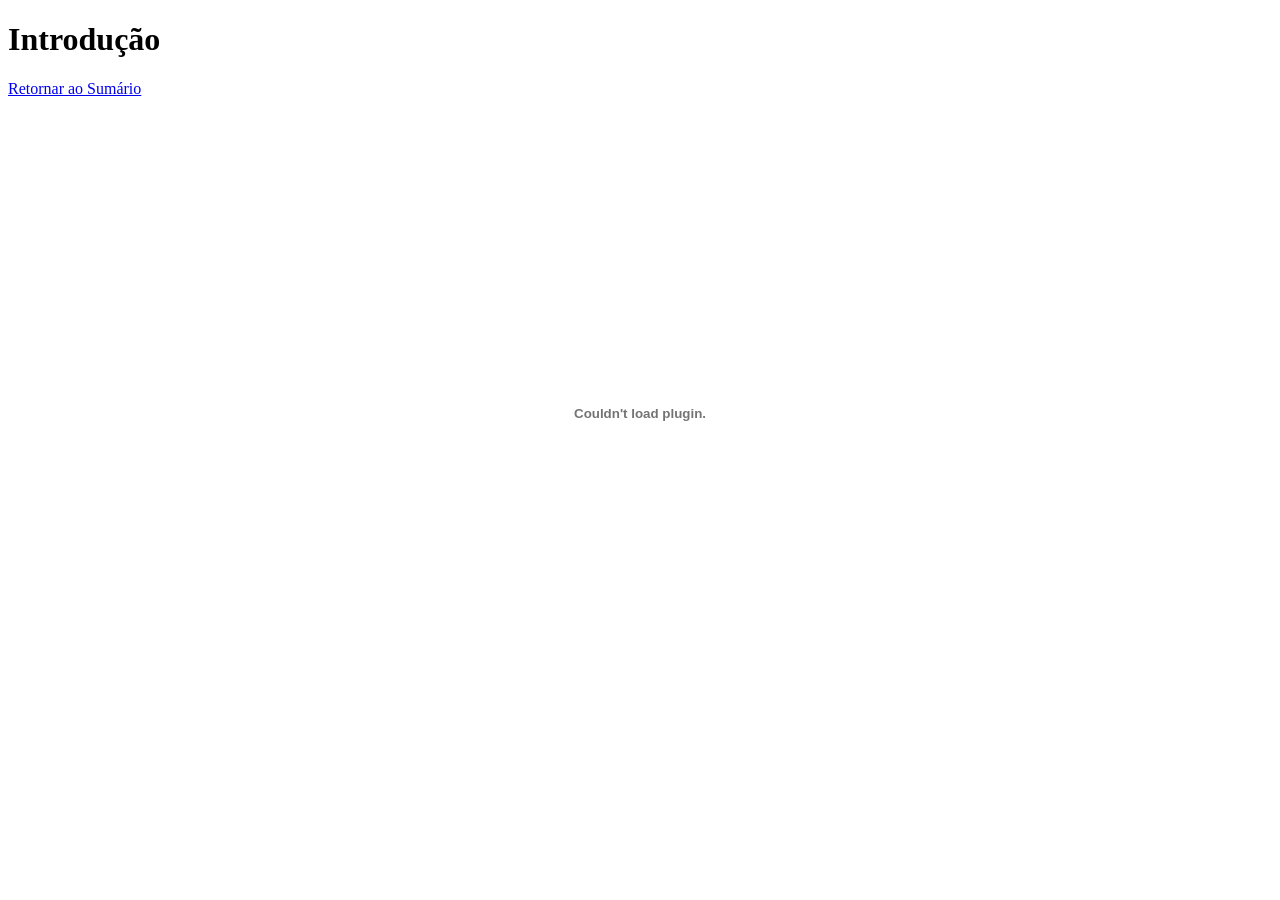
<file: html/Capitulo2/introducao.html>
<!DOCTYPE html>
<html lang = "pt-br">


<head>
    <meta charset = "utf-8">
    <meta name="description" content="Capítulo 2: Introdução ao conteúdo do livro, com links para navegar entre seções.">
    <meta name="keywords" content="Introdução, Capítulo 2, Navegação, Livro">
    <meta name="author" content="Isaque Ferrarrez">
    <meta name="robots" content="index, follow">
    <link rel="canonical" href="https://desenvolvimento-web-2026-1-eng.github.io/exerciciosIsaqueFerrarrez/html/Capitulo2/introducao.html">

    <meta property="og:title" content="Capítulo 2: Introdução">
    <meta property="og:description" content="Introdução ao conteúdo do livro, com links para navegar entre seções.">
    <meta property="og:type" content="article">
    <meta property="og:url" content="https://desenvolvimento-web-2026-1-eng.github.io/exerciciosIsaqueFerrarrez/html/Capitulo2/introducao.html">
    <meta property="og:image" content="https://desenvolvimento-web-2026-1-eng.github.io/exerciciosIsaqueFerrarrez/html/imagens/capitulo2-introducao.jpg">
    <meta property="og:locale" content="pt_BR">

    <meta name="twitter:card" content="summary_large_image">
    <meta name="twitter:title" content="Capítulo 2: Introdução">
    <meta name="twitter:description" content="Introdução ao conteúdo do livro, com links para navegar entre seções.">
    <meta name="twitter:image" content="https://desenvolvimento-web-2026-1-eng.github.io/exerciciosIsaqueFerrarrez/html/imagens/capitulo2-introducao.jpg">	
    <title>Capítulo 2: Introdução</title>
</head>

<body>
	<header>
		<h1>Introdução</h1>
		<nav>
			<p><a href="../sumario.html">Retornar ao Sumário</a></p>
		</nav>
	</header>

	<main>
		<section>
			<embed src="../assets/documents/sample.pdf" type="application/pdf" width="100%" height="600">
		</section>
	</main>
</body>
</file>
<file: css/style.css>
body {
    font-family: Arial, sans-serif;
    background-color: #f4f4f9;
}

header {
    text-align: center;
}

h1 {
    color: #003366;
}

.subtitulo {
    font-style: italic;
    color: #444444;
}

.card-perfil {
    background-color: white;
    padding: 20px;
    border: 1px solid #cccccc;
    border-radius: 10px;
}

#habilidade-foco {
    font-weight: bold;
    color: green;
}
</file>
<file: css/exercicio2/style.css>
body {
    margin: 4px;
}

div {
    width: 100%;
}

header {
    background-color: gray;
    height: 48px;
}

header h1 {
    color: white;
    margin: 0;
    padding: 6px 10px;
    font-size: 32px;
}

nav {
    float: left;
    width: 20%;
    padding-top: 10px;
}

nav ul {
    list-style: none;
    margin: 0;
    padding: 0 10px;
}

nav ul li {
    background-color: gray;
    margin-bottom: 5px;
}

nav ul li a {
    display: block;
    color: black;
    text-decoration: none;
    font-weight: bold;
    padding: 18px 15px;
}

section {
    margin-left: 20%;
    border-left: 2px solid black;
    padding: 20px 40px;
    min-height: 386px;
}

section h2 {
    font-size: 26px;
    margin-top: 0;
}

section p {
    text-align: justify;
}

footer {
    clear: both;
    background-color: gray;
    height: 28px;
}

footer p {
    color: white;
    margin: 0;
    padding: 5px;
}
</file>
<file: css/exercicio3/estiloForm.css>
* {
    box-sizing: border-box;
}

body {
    margin: 0;
    min-height: 100vh;
    font-family: Arial, sans-serif;
    background-color: #f3f4f6;

    display: flex;
    justify-content: center;
    align-items: center;

    padding: 20px;
}

.container-form {
    width: 100%;
    max-width: 500px;
    padding: 30px;

    background-color: #ffffff;
    border-radius: 12px;
    box-shadow: 0 10px 25px rgba(0, 0, 0, 0.08);
}

.container-form header {
    text-align: center;
    margin-bottom: 25px;
}

.container-form h2 {
    margin: 0 0 8px;
    color: #111827;
    font-size: 28px;
}

.container-form p {
    margin: 0;
    color: #6b7280;
    font-size: 15px;
}

.form-contato {
    display: flex;
    flex-direction: column;
    gap: 20px;
}

.grupo-input {
    display: flex;
    flex-direction: column;
    gap: 8px;
}

.grupo-input label {
    font-weight: bold;
    color: #374151;
    font-size: 14px;
}

input,
textarea {
    width: 100%;
    padding: 12px;

    border: 1px solid #d1d5db;
    border-radius: 6px;

    font-size: 15px;
    font-family: inherit;
    color: #111827;

    transition: border-color 0.3s ease, box-shadow 0.3s ease;
}

textarea {
    resize: vertical;
    min-height: 120px;
}

input::placeholder,
textarea::placeholder {
    color: #9ca3af;
}

input:focus,
textarea:focus {
    outline: none;
    border-color: #2563eb;
    box-shadow: 0 0 0 3px rgba(37, 99, 235, 0.2);
}

input[type="email"]:not(:placeholder-shown):invalid {
    border-color: #dc2626;
}

input[type="email"]:not(:placeholder-shown):valid {
    border-color: #16a34a;
}

.acoes-form {
    display: flex;
}

.btn-enviar {
    width: 100%;
    padding: 12px;

    border: none;
    border-radius: 6px;

    background-color: #1d4ed8;
    color: #ffffff;

    font-size: 16px;
    font-weight: bold;
    cursor: pointer;

    transition: background-color 0.3s ease, transform 0.1s;
}

.btn-enviar:hover {
    background-color: #1e40af;
}

.btn-enviar:active {
    transform: scale(0.98);
}
</file>
